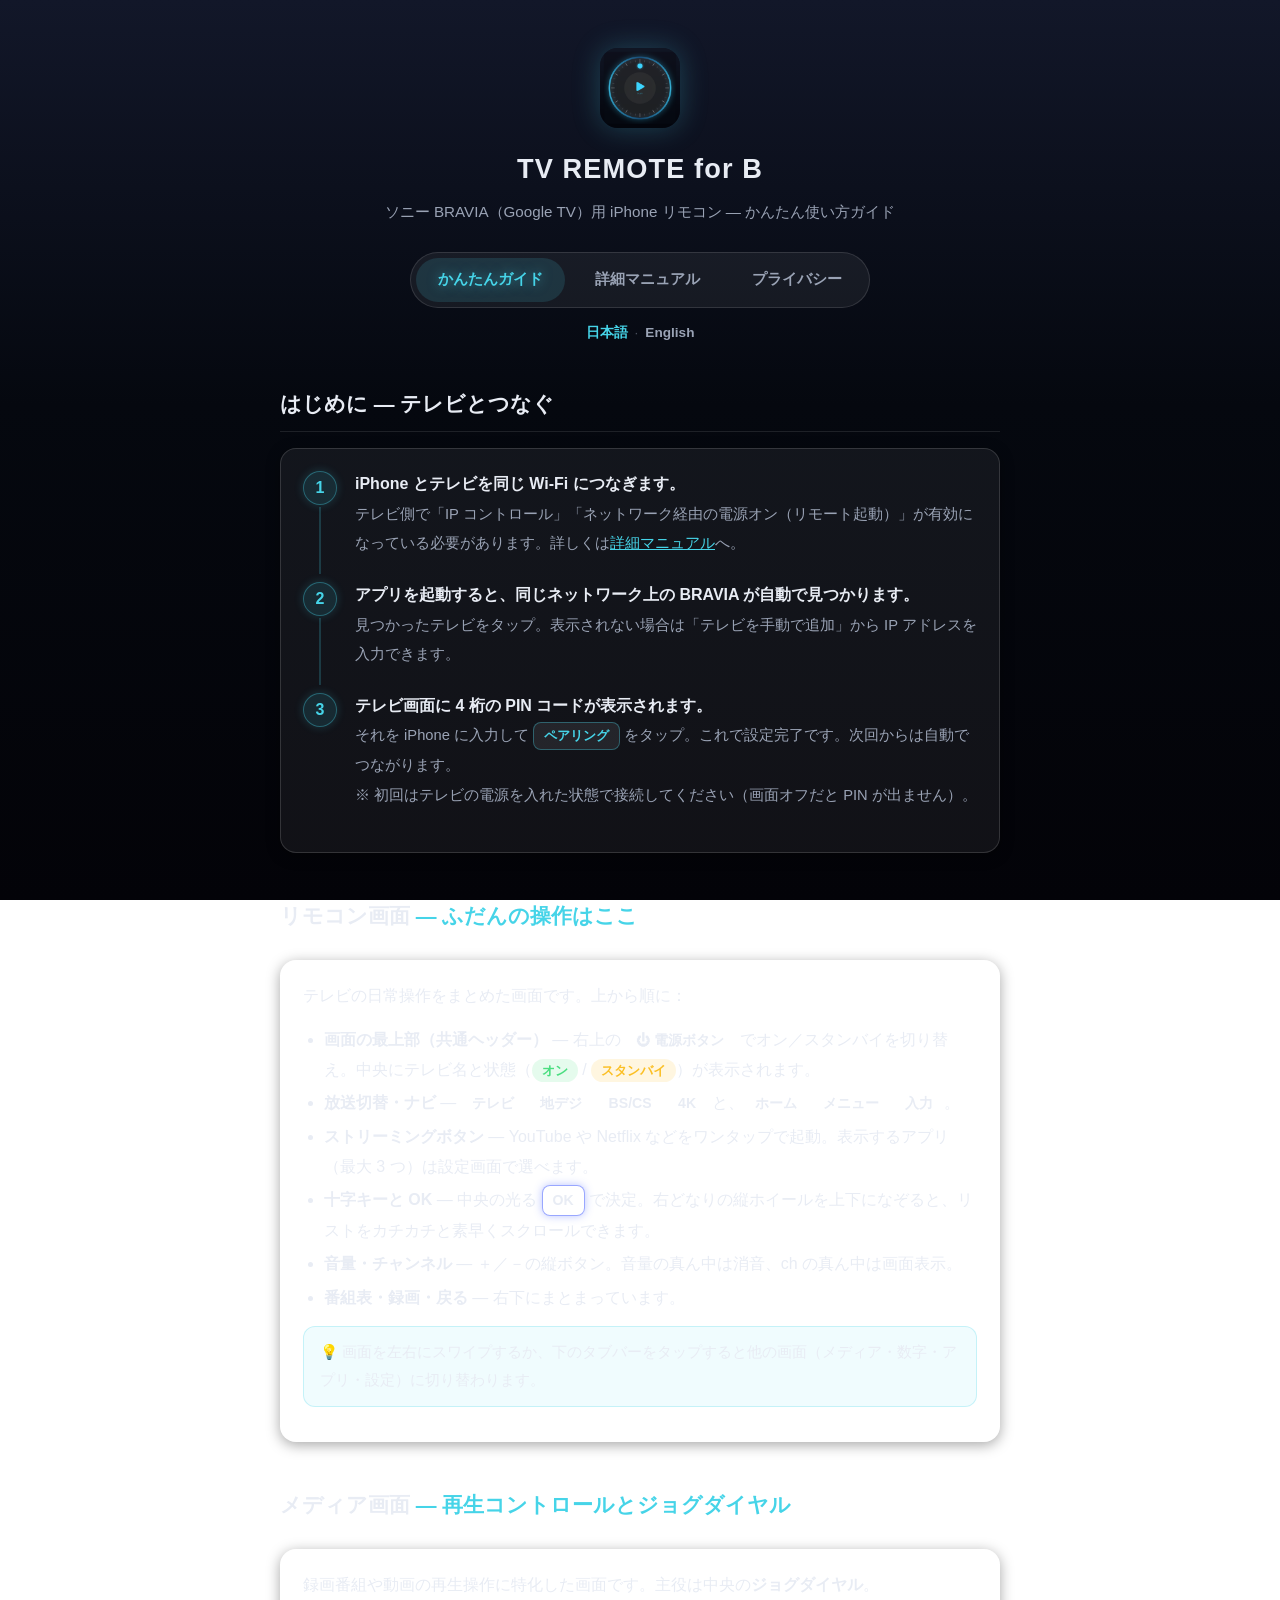
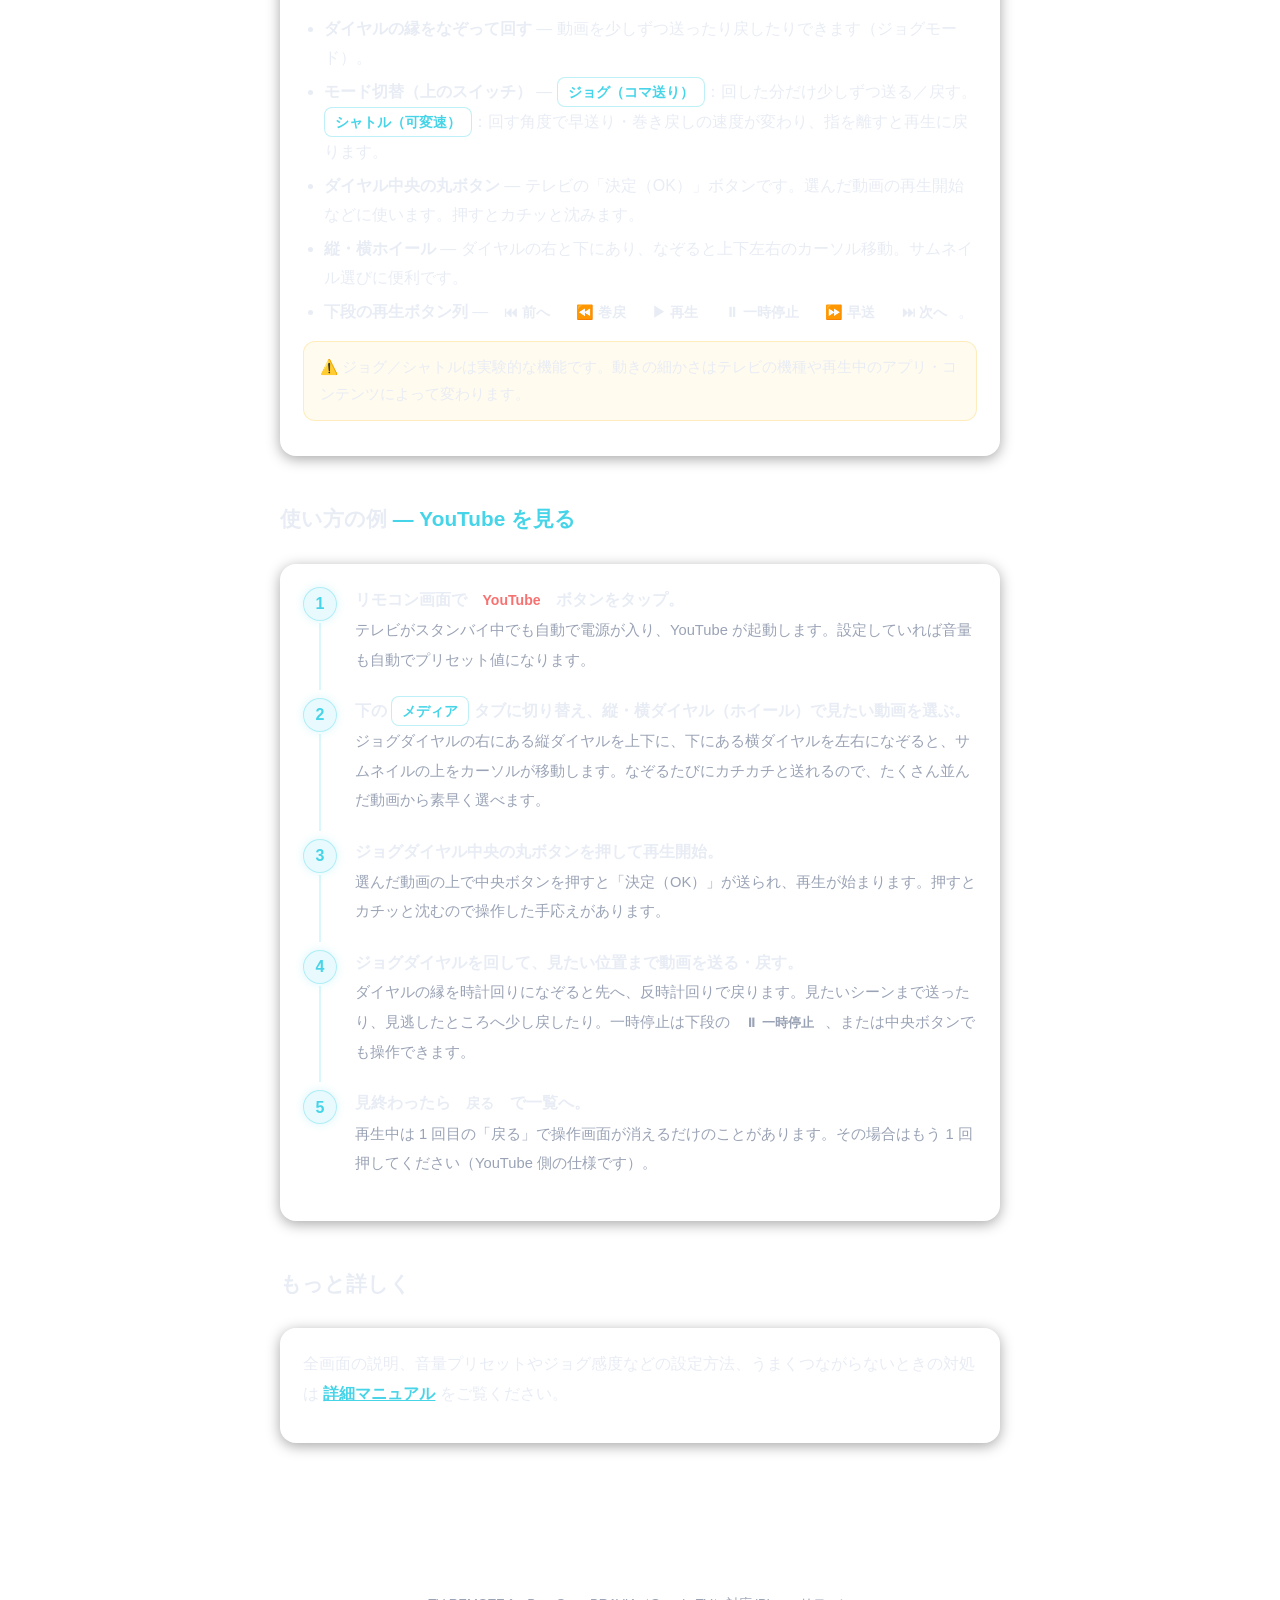
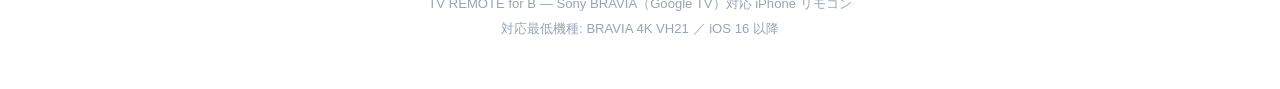
<file: index.html>
<!DOCTYPE html>
<html lang="ja">
<head>
<meta charset="UTF-8">
<meta name="viewport" content="width=device-width, initial-scale=1">
<title>TV REMOTE for B — かんたん使い方ガイド</title>
<meta name="description" content="ソニー BRAVIA（Google TV）用 iPhone リモコンアプリ「TV REMOTE for B」のかんたん使い方ガイド">
<link rel="stylesheet" href="style.css">
<link rel="icon" type="image/png" href="app-icon.png">
<link rel="apple-touch-icon" href="app-icon.png">
</head>
<body>

<header class="site">
  <img class="app-icon" src="app-icon.png" alt="TV REMOTE for B アイコン" width="80" height="80">
  <h1>TV REMOTE for B</h1>
  <p class="tagline">ソニー BRAVIA（Google TV）用 iPhone リモコン — かんたん使い方ガイド</p>
  <nav class="tabs">
    <a href="index.html" class="active">かんたんガイド</a>
    <a href="details.html">詳細マニュアル</a>
    <a href="privacy.html">プライバシー</a>
  </nav>
  <div class="lang-switch">
    <a href="index.html" class="active">日本語</a><span>·</span><a href="en/index.html">English</a>
  </div>
</header>

<main>

<!-- ============================================================ -->
<section id="setup">
  <h2>はじめに — テレビとつなぐ</h2>
  <div class="card">
    <ol class="steps">
      <li><b>iPhone とテレビを同じ Wi-Fi につなぎます。</b><br>
        <span class="dim">テレビ側で「IP コントロール」「ネットワーク経由の電源オン（リモート起動）」が有効になっている必要があります。詳しくは<a href="details.html#setup">詳細マニュアル</a>へ。</span></li>
      <li><b>アプリを起動すると、同じネットワーク上の BRAVIA が自動で見つかります。</b><br>
        <span class="dim">見つかったテレビをタップ。表示されない場合は「テレビを手動で追加」から IP アドレスを入力できます。</span></li>
      <li><b>テレビ画面に 4 桁の PIN コードが表示されます。</b><br>
        <span class="dim">それを iPhone に入力して <span class="btn cyan">ペアリング</span> をタップ。これで設定完了です。次回からは自動でつながります。</span><br>
        <span class="dim">※ 初回はテレビの電源を入れた状態で接続してください（画面オフだと PIN が出ません）。</span></li>
    </ol>
  </div>
</section>

<!-- ============================================================ -->
<section id="remote">
  <h2>リモコン画面 <span class="em">— ふだんの操作はここ</span></h2>
  <div class="card">
    <p>テレビの日常操作をまとめた画面です。上から順に：</p>
    <ul>
      <li><b>画面の最上部（共通ヘッダー）</b> — 右上の <span class="btn">⏻ 電源ボタン</span> でオン／スタンバイを切り替え。中央にテレビ名と状態（<span class="badge on">オン</span> / <span class="badge standby">スタンバイ</span>）が表示されます。</li>
      <li><b>放送切替・ナビ</b> — <span class="btn">テレビ</span> <span class="btn">地デジ</span> <span class="btn">BS/CS</span> <span class="btn">4K</span> と、<span class="btn">ホーム</span> <span class="btn">メニュー</span> <span class="btn">入力</span>。</li>
      <li><b>ストリーミングボタン</b> — YouTube や Netflix などをワンタップで起動。表示するアプリ（最大 3 つ）は設定画面で選べます。</li>
      <li><b>十字キーと OK</b> — 中央の光る <span class="btn ok">OK</span> で決定。右どなりの縦ホイールを上下になぞると、リストをカチカチと素早くスクロールできます。</li>
      <li><b>音量・チャンネル</b> — ＋／－の縦ボタン。音量の真ん中は消音、ch の真ん中は画面表示。</li>
      <li><b>番組表・録画・戻る</b> — 右下にまとまっています。</li>
    </ul>
    <div class="tip">画面を左右にスワイプするか、下のタブバーをタップすると他の画面（メディア・数字・アプリ・設定）に切り替わります。</div>
  </div>
</section>

<!-- ============================================================ -->
<section id="media">
  <h2>メディア画面 <span class="em">— 再生コントロールとジョグダイヤル</span></h2>
  <div class="card">
    <p>録画番組や動画の再生操作に特化した画面です。主役は中央の<b>ジョグダイヤル</b>。</p>
    <ul>
      <li><b>ダイヤルの縁をなぞって回す</b> — 動画を少しずつ送ったり戻したりできます（ジョグモード）。</li>
      <li><b>モード切替（上のスイッチ）</b> —
        <span class="btn cyan">ジョグ（コマ送り）</span>：回した分だけ少しずつ送る／戻す。
        <span class="btn cyan">シャトル（可変速）</span>：回す角度で早送り・巻き戻しの速度が変わり、指を離すと再生に戻ります。</li>
      <li><b>ダイヤル中央の丸ボタン</b> — テレビの「決定（OK）」ボタンです。選んだ動画の再生開始などに使います。押すとカチッと沈みます。</li>
      <li><b>縦・横ホイール</b> — ダイヤルの右と下にあり、なぞると上下左右のカーソル移動。サムネイル選びに便利です。</li>
      <li><b>下段の再生ボタン列</b> — <span class="btn">⏮ 前へ</span> <span class="btn">⏪ 巻戻</span> <span class="btn">▶ 再生</span> <span class="btn">⏸ 一時停止</span> <span class="btn">⏩ 早送</span> <span class="btn">⏭ 次へ</span>。</li>
    </ul>
    <div class="note">ジョグ／シャトルは実験的な機能です。動きの細かさはテレビの機種や再生中のアプリ・コンテンツによって変わります。</div>
  </div>
</section>

<!-- ============================================================ -->
<section id="youtube">
  <h2>使い方の例 <span class="em">— YouTube を見る</span></h2>
  <div class="card">
    <ol class="steps">
      <li><b>リモコン画面で <span class="btn red">YouTube</span> ボタンをタップ。</b><br>
        <span class="dim">テレビがスタンバイ中でも自動で電源が入り、YouTube が起動します。設定していれば音量も自動でプリセット値になります。</span></li>
      <li><b>下の <span class="btn cyan">メディア</span> タブに切り替え、縦・横ダイヤル（ホイール）で見たい動画を選ぶ。</b><br>
        <span class="dim">ジョグダイヤルの右にある縦ダイヤルを上下に、下にある横ダイヤルを左右になぞると、サムネイルの上をカーソルが移動します。なぞるたびにカチカチと送れるので、たくさん並んだ動画から素早く選べます。</span></li>
      <li><b>ジョグダイヤル中央の丸ボタンを押して再生開始。</b><br>
        <span class="dim">選んだ動画の上で中央ボタンを押すと「決定（OK）」が送られ、再生が始まります。押すとカチッと沈むので操作した手応えがあります。</span></li>
      <li><b>ジョグダイヤルを回して、見たい位置まで動画を送る・戻す。</b><br>
        <span class="dim">ダイヤルの縁を時計回りになぞると先へ、反時計回りで戻ります。見たいシーンまで送ったり、見逃したところへ少し戻したり。一時停止は下段の <span class="btn">⏸ 一時停止</span>、または中央ボタンでも操作できます。</span></li>
      <li><b>見終わったら <span class="btn">戻る</span> で一覧へ。</b><br>
        <span class="dim">再生中は 1 回目の「戻る」で操作画面が消えるだけのことがあります。その場合はもう 1 回押してください（YouTube 側の仕様です）。</span></li>
    </ol>
  </div>
</section>

<!-- ============================================================ -->
<section id="more">
  <h2>もっと詳しく</h2>
  <div class="card">
    <p>全画面の説明、音量プリセットやジョグ感度などの設定方法、うまくつながらないときの対処は
    <a href="details.html"><b>詳細マニュアル</b></a> をご覧ください。</p>
  </div>
</section>

</main>

<footer>
  TV REMOTE for B — Sony BRAVIA（Google TV）対応 iPhone リモコン<br>
  対応最低機種: BRAVIA 4K VH21 ／ iOS 16 以降
</footer>

</body>
</html>
</file>
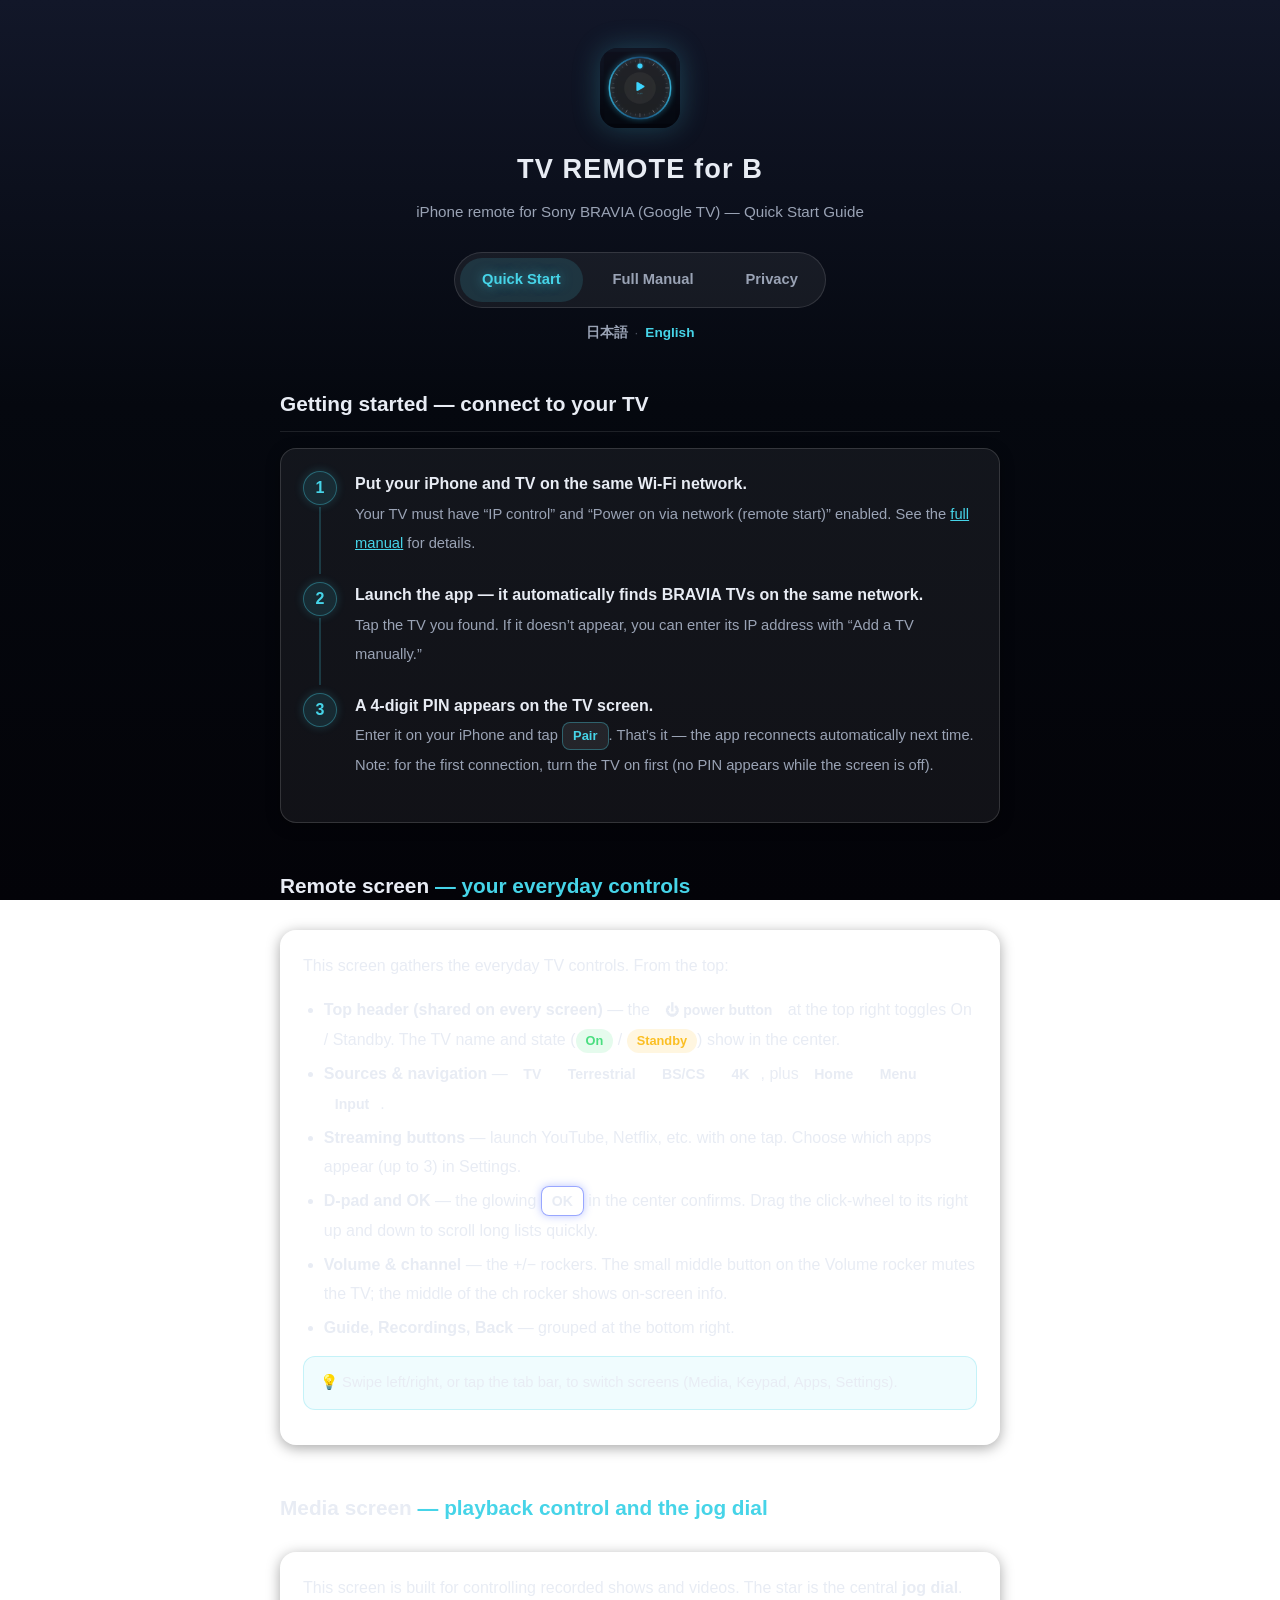
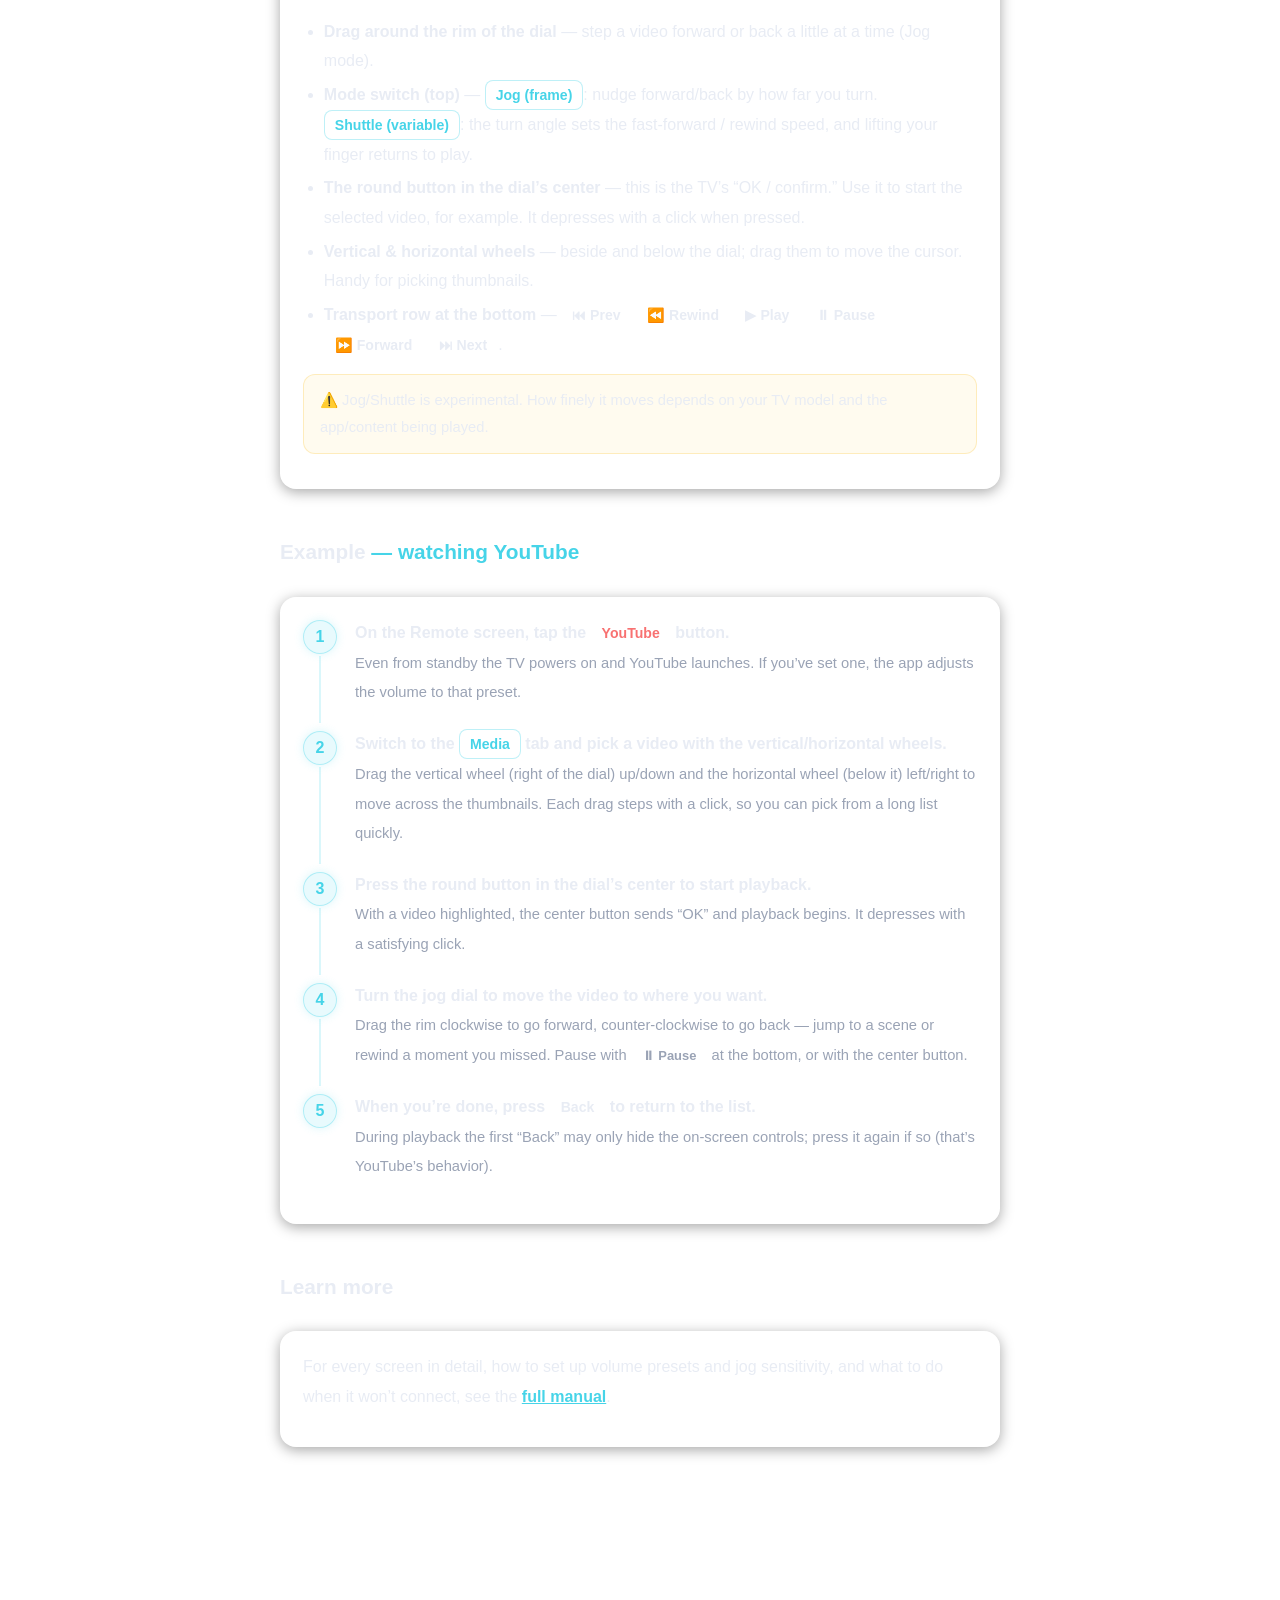
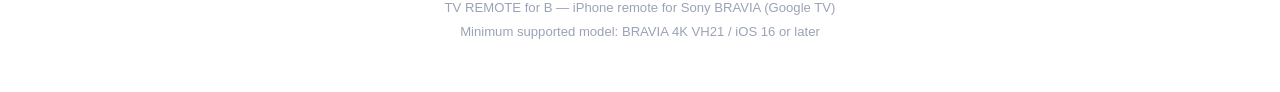
<file: en/index.html>
<!DOCTYPE html>
<html lang="en">
<head>
<meta charset="UTF-8">
<meta name="viewport" content="width=device-width, initial-scale=1">
<title>TV REMOTE for B — Quick Start Guide</title>
<meta name="description" content="Quick start guide for TV REMOTE for B, an iPhone remote for Sony BRAVIA (Google TV) televisions.">
<link rel="stylesheet" href="../style.css">
<link rel="icon" type="image/png" href="../app-icon.png">
<link rel="apple-touch-icon" href="../app-icon.png">
</head>
<body>

<header class="site">
  <img class="app-icon" src="../app-icon.png" alt="TV REMOTE for B icon" width="80" height="80">
  <h1>TV REMOTE for B</h1>
  <p class="tagline">iPhone remote for Sony BRAVIA (Google TV) — Quick Start Guide</p>
  <nav class="tabs">
    <a href="index.html" class="active">Quick Start</a>
    <a href="details.html">Full Manual</a>
    <a href="privacy.html">Privacy</a>
  </nav>
  <div class="lang-switch">
    <a href="../index.html">日本語</a><span>·</span><a href="index.html" class="active">English</a>
  </div>
</header>

<main>

<!-- ============================================================ -->
<section id="setup">
  <h2>Getting started — connect to your TV</h2>
  <div class="card">
    <ol class="steps">
      <li><b>Put your iPhone and TV on the same Wi-Fi network.</b><br>
        <span class="dim">Your TV must have “IP control” and “Power on via network (remote start)” enabled. See the <a href="details.html#setup">full manual</a> for details.</span></li>
      <li><b>Launch the app — it automatically finds BRAVIA TVs on the same network.</b><br>
        <span class="dim">Tap the TV you found. If it doesn’t appear, you can enter its IP address with “Add a TV manually.”</span></li>
      <li><b>A 4-digit PIN appears on the TV screen.</b><br>
        <span class="dim">Enter it on your iPhone and tap <span class="btn cyan">Pair</span>. That’s it — the app reconnects automatically next time.</span><br>
        <span class="dim">Note: for the first connection, turn the TV on first (no PIN appears while the screen is off).</span></li>
    </ol>
  </div>
</section>

<!-- ============================================================ -->
<section id="remote">
  <h2>Remote screen <span class="em">— your everyday controls</span></h2>
  <div class="card">
    <p>This screen gathers the everyday TV controls. From the top:</p>
    <ul>
      <li><b>Top header (shared on every screen)</b> — the <span class="btn">⏻ power button</span> at the top right toggles On / Standby. The TV name and state (<span class="badge on">On</span> / <span class="badge standby">Standby</span>) show in the center.</li>
      <li><b>Sources &amp; navigation</b> — <span class="btn">TV</span> <span class="btn">Terrestrial</span> <span class="btn">BS/CS</span> <span class="btn">4K</span>, plus <span class="btn">Home</span> <span class="btn">Menu</span> <span class="btn">Input</span>.</li>
      <li><b>Streaming buttons</b> — launch YouTube, Netflix, etc. with one tap. Choose which apps appear (up to 3) in Settings.</li>
      <li><b>D-pad and OK</b> — the glowing <span class="btn ok">OK</span> in the center confirms. Drag the click-wheel to its right up and down to scroll long lists quickly.</li>
      <li><b>Volume &amp; channel</b> — the +/− rockers. The small middle button on the Volume rocker mutes the TV; the middle of the ch rocker shows on-screen info.</li>
      <li><b>Guide, Recordings, Back</b> — grouped at the bottom right.</li>
    </ul>
    <div class="tip">Swipe left/right, or tap the tab bar, to switch screens (Media, Keypad, Apps, Settings).</div>
  </div>
</section>

<!-- ============================================================ -->
<section id="media">
  <h2>Media screen <span class="em">— playback control and the jog dial</span></h2>
  <div class="card">
    <p>This screen is built for controlling recorded shows and videos. The star is the central <b>jog dial</b>.</p>
    <ul>
      <li><b>Drag around the rim of the dial</b> — step a video forward or back a little at a time (Jog mode).</li>
      <li><b>Mode switch (top)</b> —
        <span class="btn cyan">Jog (frame)</span>: nudge forward/back by how far you turn.
        <span class="btn cyan">Shuttle (variable)</span>: the turn angle sets the fast-forward / rewind speed, and lifting your finger returns to play.</li>
      <li><b>The round button in the dial’s center</b> — this is the TV’s “OK / confirm.” Use it to start the selected video, for example. It depresses with a click when pressed.</li>
      <li><b>Vertical &amp; horizontal wheels</b> — beside and below the dial; drag them to move the cursor. Handy for picking thumbnails.</li>
      <li><b>Transport row at the bottom</b> — <span class="btn">⏮ Prev</span> <span class="btn">⏪ Rewind</span> <span class="btn">▶ Play</span> <span class="btn">⏸ Pause</span> <span class="btn">⏩ Forward</span> <span class="btn">⏭ Next</span>.</li>
    </ul>
    <div class="note">Jog/Shuttle is experimental. How finely it moves depends on your TV model and the app/content being played.</div>
  </div>
</section>

<!-- ============================================================ -->
<section id="youtube">
  <h2>Example <span class="em">— watching YouTube</span></h2>
  <div class="card">
    <ol class="steps">
      <li><b>On the Remote screen, tap the <span class="btn red">YouTube</span> button.</b><br>
        <span class="dim">Even from standby the TV powers on and YouTube launches. If you’ve set one, the app adjusts the volume to that preset.</span></li>
      <li><b>Switch to the <span class="btn cyan">Media</span> tab and pick a video with the vertical/horizontal wheels.</b><br>
        <span class="dim">Drag the vertical wheel (right of the dial) up/down and the horizontal wheel (below it) left/right to move across the thumbnails. Each drag steps with a click, so you can pick from a long list quickly.</span></li>
      <li><b>Press the round button in the dial’s center to start playback.</b><br>
        <span class="dim">With a video highlighted, the center button sends “OK” and playback begins. It depresses with a satisfying click.</span></li>
      <li><b>Turn the jog dial to move the video to where you want.</b><br>
        <span class="dim">Drag the rim clockwise to go forward, counter-clockwise to go back — jump to a scene or rewind a moment you missed. Pause with <span class="btn">⏸ Pause</span> at the bottom, or with the center button.</span></li>
      <li><b>When you’re done, press <span class="btn">Back</span> to return to the list.</b><br>
        <span class="dim">During playback the first “Back” may only hide the on-screen controls; press it again if so (that’s YouTube’s behavior).</span></li>
    </ol>
  </div>
</section>

<!-- ============================================================ -->
<section id="more">
  <h2>Learn more</h2>
  <div class="card">
    <p>For every screen in detail, how to set up volume presets and jog sensitivity, and what to do when it won’t connect, see the
    <a href="details.html"><b>full manual</b></a>.</p>
  </div>
</section>

</main>

<footer>
  TV REMOTE for B — iPhone remote for Sony BRAVIA (Google TV)<br>
  Minimum supported model: BRAVIA 4K VH21 / iOS 16 or later
</footer>

</body>
</html>
</file>
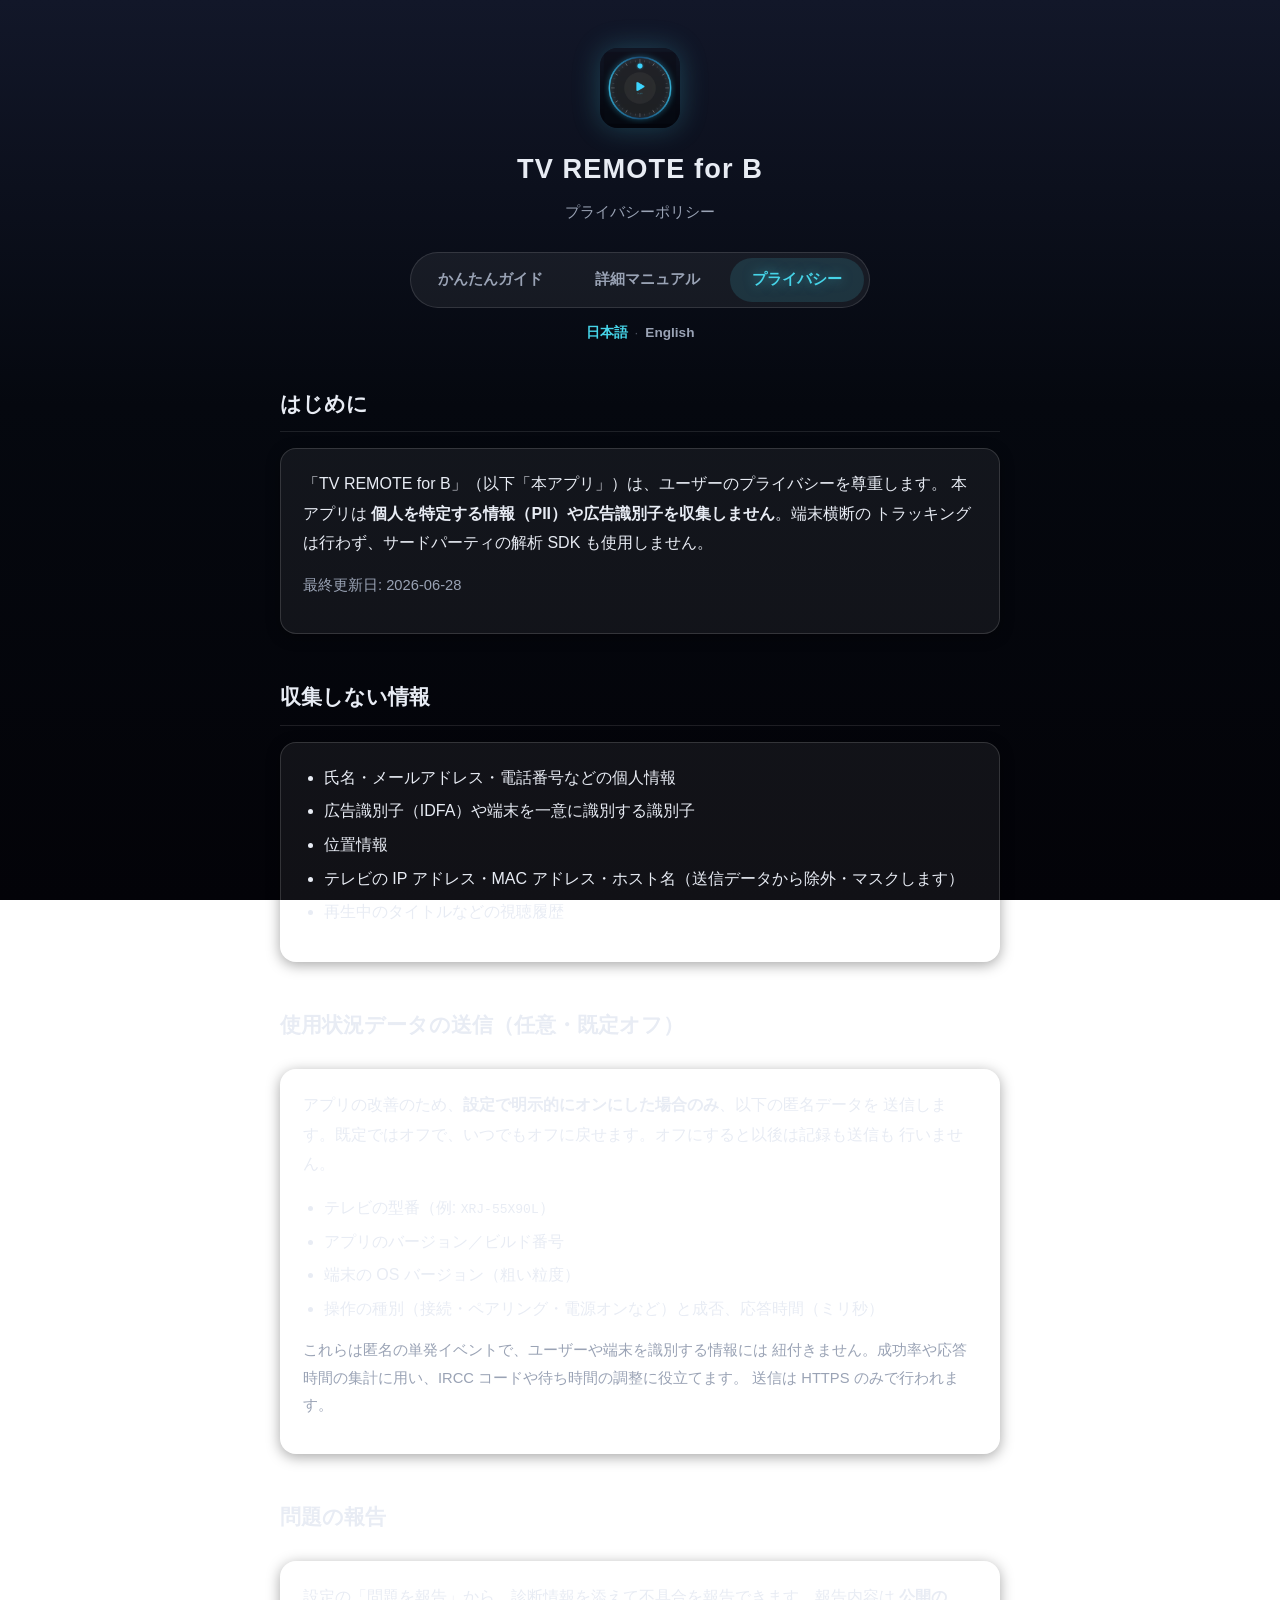
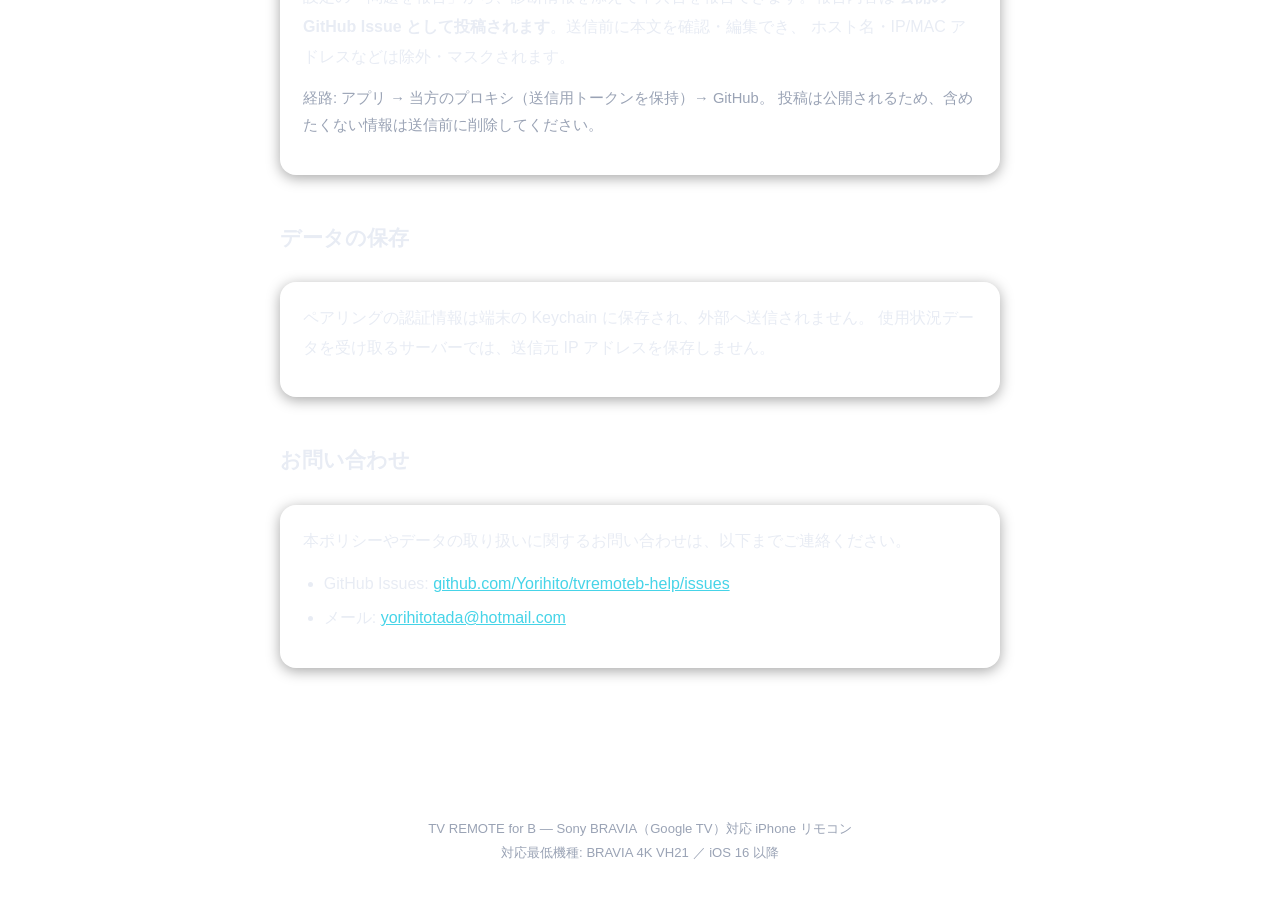
<file: privacy.html>
<!DOCTYPE html>
<html lang="ja">
<head>
<meta charset="UTF-8">
<meta name="viewport" content="width=device-width, initial-scale=1">
<title>TV REMOTE for B — プライバシーポリシー</title>
<meta name="description" content="iPhone リモコンアプリ「TV REMOTE for B」のプライバシーポリシー。収集する情報、利用目的、オプトインの使用状況送信と問題報告について。">
<link rel="stylesheet" href="style.css">
<link rel="icon" type="image/png" href="app-icon.png">
<link rel="apple-touch-icon" href="app-icon.png">
</head>
<body>

<header class="site">
  <img class="app-icon" src="app-icon.png" alt="TV REMOTE for B アイコン" width="80" height="80">
  <h1>TV REMOTE for B</h1>
  <p class="tagline">プライバシーポリシー</p>
  <nav class="tabs">
    <a href="index.html">かんたんガイド</a>
    <a href="details.html">詳細マニュアル</a>
    <a href="privacy.html" class="active">プライバシー</a>
  </nav>
  <div class="lang-switch">
    <a href="privacy.html" class="active">日本語</a><span>·</span><a href="en/privacy.html">English</a>
  </div>
</header>

<main>

<section>
  <h2>はじめに</h2>
  <div class="card">
    <p>「TV REMOTE for B」（以下「本アプリ」）は、ユーザーのプライバシーを尊重します。
    本アプリは <b>個人を特定する情報（PII）や広告識別子を収集しません</b>。端末横断の
    トラッキングは行わず、サードパーティの解析 SDK も使用しません。</p>
    <p class="dim">最終更新日: 2026-06-28</p>
  </div>
</section>

<section>
  <h2>収集しない情報</h2>
  <div class="card">
    <ul>
      <li>氏名・メールアドレス・電話番号などの個人情報</li>
      <li>広告識別子（IDFA）や端末を一意に識別する識別子</li>
      <li>位置情報</li>
      <li>テレビの IP アドレス・MAC アドレス・ホスト名（送信データから除外・マスクします）</li>
      <li>再生中のタイトルなどの視聴履歴</li>
    </ul>
  </div>
</section>

<section>
  <h2>使用状況データの送信（任意・既定オフ）</h2>
  <div class="card">
    <p>アプリの改善のため、<b>設定で明示的にオンにした場合のみ</b>、以下の匿名データを
    送信します。既定ではオフで、いつでもオフに戻せます。オフにすると以後は記録も送信も
    行いません。</p>
    <ul>
      <li>テレビの型番（例: <code>XRJ-55X90L</code>）</li>
      <li>アプリのバージョン／ビルド番号</li>
      <li>端末の OS バージョン（粗い粒度）</li>
      <li>操作の種別（接続・ペアリング・電源オンなど）と成否、応答時間（ミリ秒）</li>
    </ul>
    <p class="dim">これらは匿名の単発イベントで、ユーザーや端末を識別する情報には
    紐付きません。成功率や応答時間の集計に用い、IRCC コードや待ち時間の調整に役立てます。
    送信は HTTPS のみで行われます。</p>
  </div>
</section>

<section>
  <h2>問題の報告</h2>
  <div class="card">
    <p>設定の「問題を報告」から、診断情報を添えて不具合を報告できます。報告内容は
    <b>公開の GitHub Issue として投稿されます</b>。送信前に本文を確認・編集でき、
    ホスト名・IP/MAC アドレスなどは除外・マスクされます。</p>
    <p class="dim">経路: アプリ → 当方のプロキシ（送信用トークンを保持）→ GitHub。
    投稿は公開されるため、含めたくない情報は送信前に削除してください。</p>
  </div>
</section>

<section>
  <h2>データの保存</h2>
  <div class="card">
    <p>ペアリングの認証情報は端末の Keychain に保存され、外部へ送信されません。
    使用状況データを受け取るサーバーでは、送信元 IP アドレスを保存しません。</p>
  </div>
</section>

<section>
  <h2>お問い合わせ</h2>
  <div class="card">
    <p>本ポリシーやデータの取り扱いに関するお問い合わせは、以下までご連絡ください。</p>
    <ul>
      <li>GitHub Issues: <a href="https://github.com/Yorihito/tvremoteb-help/issues">github.com/Yorihito/tvremoteb-help/issues</a></li>
      <li>メール: <a href="mailto:yorihitotada@hotmail.com">yorihitotada@hotmail.com</a></li>
    </ul>
  </div>
</section>

</main>

<footer>
  TV REMOTE for B — Sony BRAVIA（Google TV）対応 iPhone リモコン<br>
  対応最低機種: BRAVIA 4K VH21 ／ iOS 16 以降
</footer>

</body>
</html>
</file>
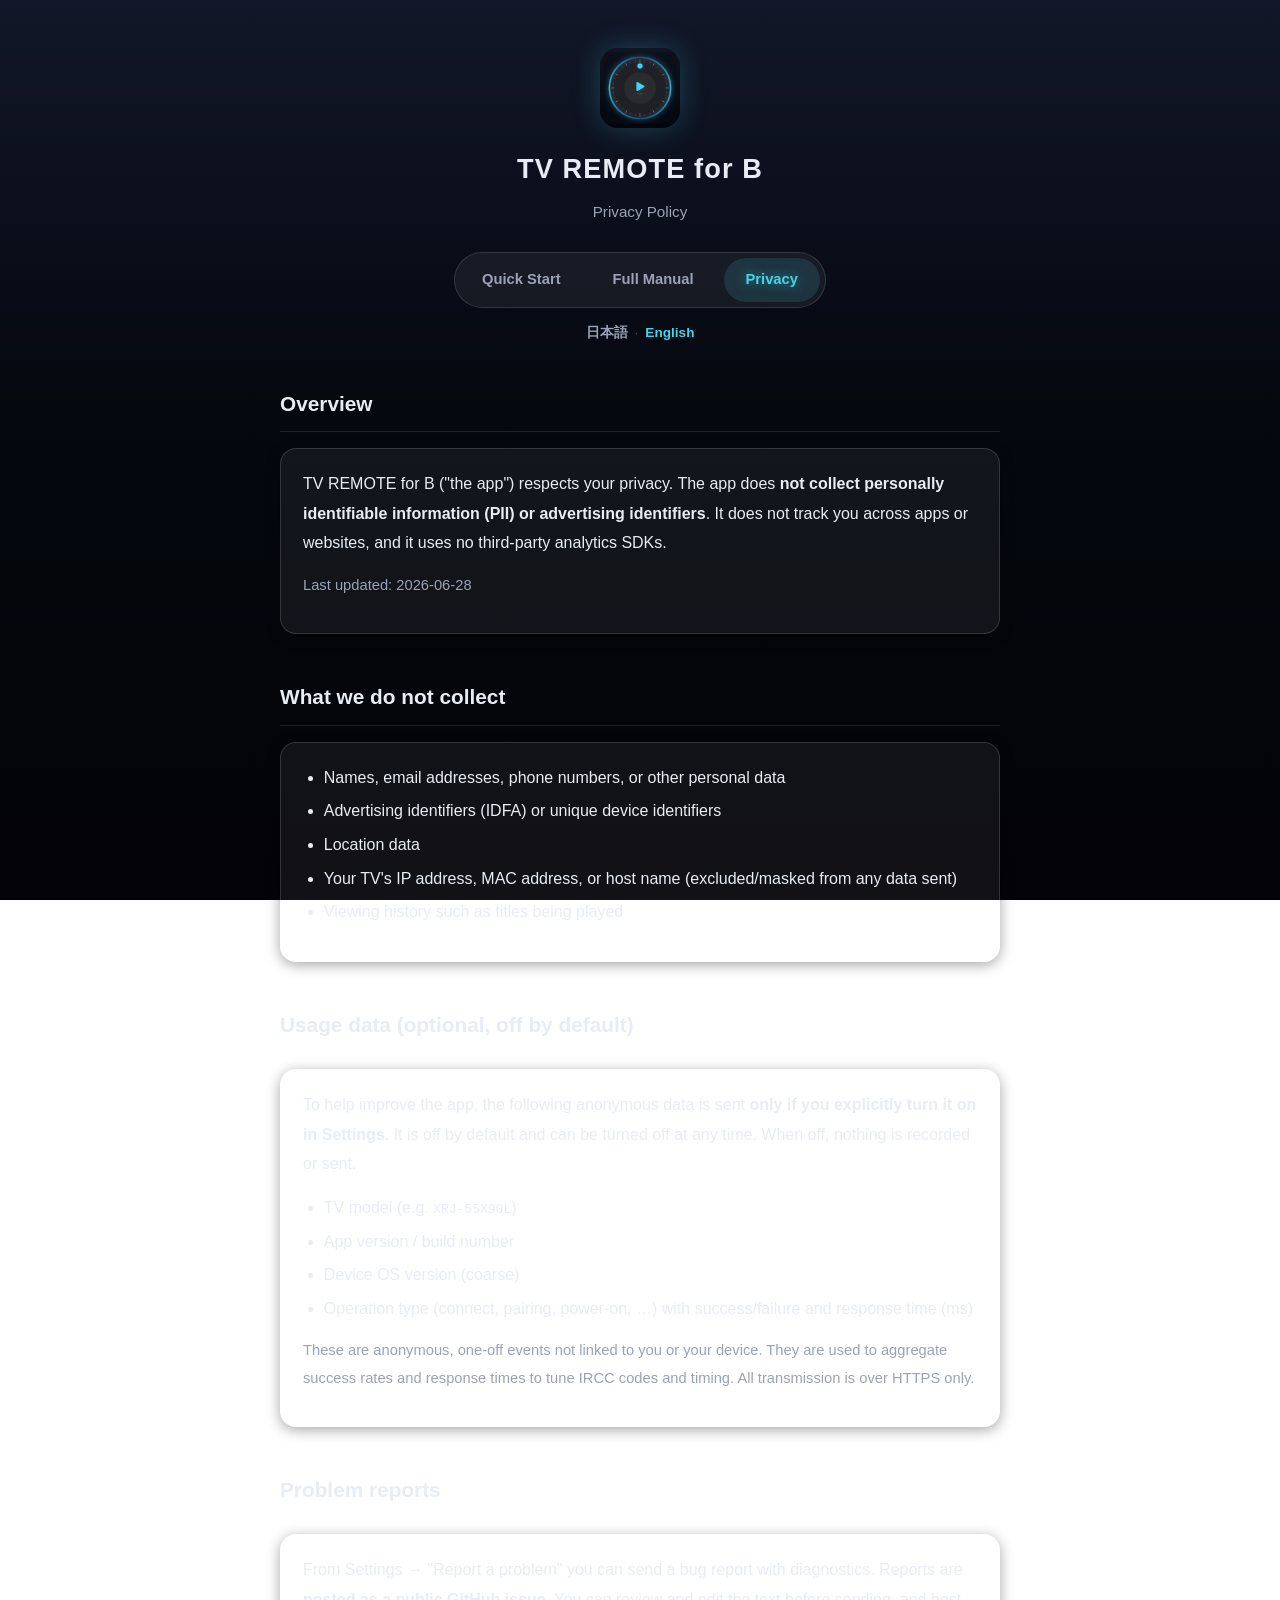
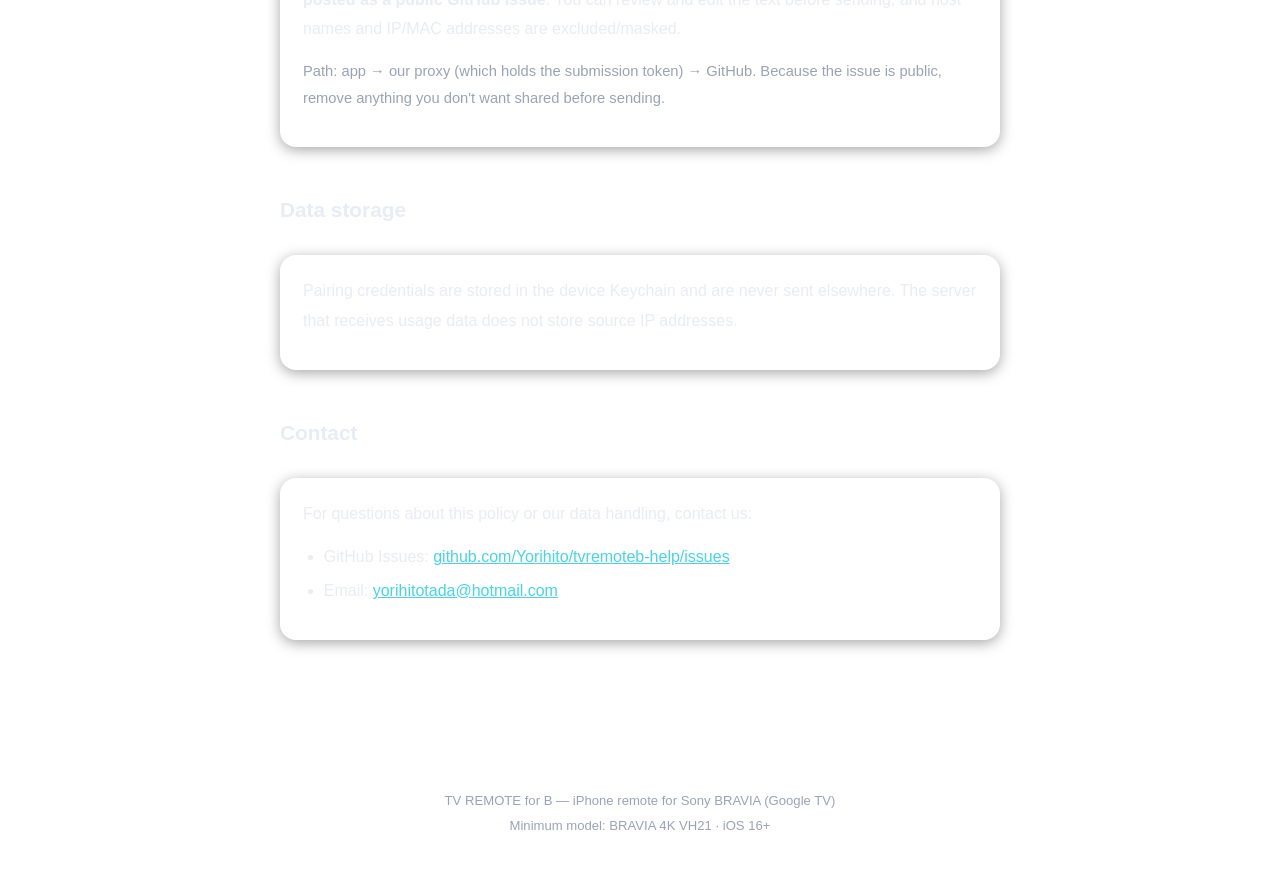
<file: en/privacy.html>
<!DOCTYPE html>
<html lang="en">
<head>
<meta charset="UTF-8">
<meta name="viewport" content="width=device-width, initial-scale=1">
<title>TV REMOTE for B — Privacy Policy</title>
<meta name="description" content="Privacy policy for TV REMOTE for B, an iPhone remote for Sony BRAVIA (Google TV): what is collected, why, and the opt-in usage data and problem reports.">
<link rel="stylesheet" href="../style.css">
<link rel="icon" type="image/png" href="../app-icon.png">
<link rel="apple-touch-icon" href="../app-icon.png">
</head>
<body>

<header class="site">
  <img class="app-icon" src="../app-icon.png" alt="TV REMOTE for B icon" width="80" height="80">
  <h1>TV REMOTE for B</h1>
  <p class="tagline">Privacy Policy</p>
  <nav class="tabs">
    <a href="index.html">Quick Start</a>
    <a href="details.html">Full Manual</a>
    <a href="privacy.html" class="active">Privacy</a>
  </nav>
  <div class="lang-switch">
    <a href="../privacy.html">日本語</a><span>·</span><a href="privacy.html" class="active">English</a>
  </div>
</header>

<main>

<section>
  <h2>Overview</h2>
  <div class="card">
    <p>TV REMOTE for B ("the app") respects your privacy. The app does
    <b>not collect personally identifiable information (PII) or advertising
    identifiers</b>. It does not track you across apps or websites, and it uses
    no third-party analytics SDKs.</p>
    <p class="dim">Last updated: 2026-06-28</p>
  </div>
</section>

<section>
  <h2>What we do not collect</h2>
  <div class="card">
    <ul>
      <li>Names, email addresses, phone numbers, or other personal data</li>
      <li>Advertising identifiers (IDFA) or unique device identifiers</li>
      <li>Location data</li>
      <li>Your TV's IP address, MAC address, or host name (excluded/masked from any data sent)</li>
      <li>Viewing history such as titles being played</li>
    </ul>
  </div>
</section>

<section>
  <h2>Usage data (optional, off by default)</h2>
  <div class="card">
    <p>To help improve the app, the following anonymous data is sent
    <b>only if you explicitly turn it on in Settings</b>. It is off by default
    and can be turned off at any time. When off, nothing is recorded or sent.</p>
    <ul>
      <li>TV model (e.g. <code>XRJ-55X90L</code>)</li>
      <li>App version / build number</li>
      <li>Device OS version (coarse)</li>
      <li>Operation type (connect, pairing, power-on, …) with success/failure and response time (ms)</li>
    </ul>
    <p class="dim">These are anonymous, one-off events not linked to you or your
    device. They are used to aggregate success rates and response times to tune
    IRCC codes and timing. All transmission is over HTTPS only.</p>
  </div>
</section>

<section>
  <h2>Problem reports</h2>
  <div class="card">
    <p>From Settings → "Report a problem" you can send a bug report with
    diagnostics. Reports are <b>posted as a public GitHub issue</b>. You can
    review and edit the text before sending, and host names and IP/MAC addresses
    are excluded/masked.</p>
    <p class="dim">Path: app → our proxy (which holds the submission token) →
    GitHub. Because the issue is public, remove anything you don't want shared
    before sending.</p>
  </div>
</section>

<section>
  <h2>Data storage</h2>
  <div class="card">
    <p>Pairing credentials are stored in the device Keychain and are never sent
    elsewhere. The server that receives usage data does not store source IP
    addresses.</p>
  </div>
</section>

<section>
  <h2>Contact</h2>
  <div class="card">
    <p>For questions about this policy or our data handling, contact us:</p>
    <ul>
      <li>GitHub Issues: <a href="https://github.com/Yorihito/tvremoteb-help/issues">github.com/Yorihito/tvremoteb-help/issues</a></li>
      <li>Email: <a href="mailto:yorihitotada@hotmail.com">yorihitotada@hotmail.com</a></li>
    </ul>
  </div>
</section>

</main>

<footer>
  TV REMOTE for B — iPhone remote for Sony BRAVIA (Google TV)<br>
  Minimum model: BRAVIA 4K VH21 · iOS 16+
</footer>

</body>
</html>
</file>
<file: style.css>
/* TV REMOTE for B — user manual styles
   Dark glassmorphism look matching the app (dark gradient + cyan glow). */

:root {
  --bg-top: #121729;
  --bg-mid: #05080f;
  --bg-bottom: #030308;
  --card: rgba(255, 255, 255, 0.06);
  --card-border: rgba(255, 255, 255, 0.14);
  --text: #e8ecf4;
  --text-dim: #9aa3b5;
  --cyan: #46d4e8;
  --cyan-dim: rgba(70, 212, 232, 0.35);
  --green: #4ade80;
  --orange: #fbbf24;
  --red: #f87171;
  --maxw: 760px;
}

* { box-sizing: border-box; }

html { scroll-behavior: smooth; }

body {
  margin: 0;
  font-family: -apple-system, BlinkMacSystemFont, "Hiragino Sans", "Hiragino Kaku Gothic ProN", "Yu Gothic", Meiryo, sans-serif;
  line-height: 1.85;
  color: var(--text);
  background: linear-gradient(180deg, var(--bg-top) 0%, var(--bg-mid) 45%, var(--bg-bottom) 100%) fixed;
  -webkit-font-smoothing: antialiased;
}

main {
  max-width: var(--maxw);
  margin: 0 auto;
  padding: 0 20px 80px;
}

/* ---- Header / nav ---- */

header.site {
  max-width: var(--maxw);
  margin: 0 auto;
  padding: 48px 20px 8px;
  text-align: center;
}

.app-icon {
  display: block;
  width: 80px; height: 80px;
  margin: 0 auto 16px;
  border-radius: 18px;
  object-fit: cover;
  box-shadow: 0 0 28px rgba(70, 212, 232, 0.25);
}

header.site h1 {
  margin: 0 0 4px;
  font-size: 1.7rem;
  letter-spacing: 0.04em;
}

header.site .tagline {
  color: var(--text-dim);
  font-size: 0.95rem;
  margin: 0;
}

nav.tabs {
  display: flex;
  justify-content: center;
  gap: 8px;
  margin: 26px auto 12px;
  padding: 5px;
  width: fit-content;
  border-radius: 999px;
  background: rgba(255, 255, 255, 0.06);
  border: 1px solid rgba(255, 255, 255, 0.12);
}

.lang-switch {
  margin: 0 auto 32px;
  text-align: center;
  font-size: 0.85rem;
}
.lang-switch a {
  color: var(--text-dim);
  text-decoration: none;
  font-weight: 600;
  padding: 0 7px;
}
.lang-switch a.active { color: var(--cyan); }
.lang-switch span { color: var(--text-dim); opacity: 0.45; }

nav.tabs a {
  padding: 8px 22px;
  border-radius: 999px;
  text-decoration: none;
  color: var(--text-dim);
  font-size: 0.92rem;
  font-weight: 600;
  transition: color 0.15s;
}

nav.tabs a:hover { color: var(--text); }

nav.tabs a.active {
  color: var(--cyan);
  background: rgba(70, 212, 232, 0.14);
  text-shadow: 0 0 12px rgba(70, 212, 232, 0.6);
}

/* ---- Sections / cards ---- */

section { margin-bottom: 44px; }

h2 {
  font-size: 1.3rem;
  margin: 0 0 16px;
  padding-bottom: 8px;
  border-bottom: 1px solid rgba(255, 255, 255, 0.1);
}

h2 .em { color: var(--cyan); }

h3 {
  font-size: 1.05rem;
  margin: 28px 0 10px;
  color: var(--cyan);
}

h4 {
  font-size: 0.98rem;
  margin: 22px 0 8px;
  color: var(--text);
}

p { margin: 0 0 14px; }

.card {
  background: var(--card);
  border: 1px solid var(--card-border);
  border-radius: 16px;
  padding: 20px 22px;
  margin-bottom: 18px;
  box-shadow: 0 3px 14px rgba(0, 0, 0, 0.35);
}

.card h3 { margin-top: 0; }

.dim { color: var(--text-dim); font-size: 0.92rem; }

/* ---- Step list ---- */

ol.steps {
  list-style: none;
  counter-reset: step;
  margin: 0; padding: 0;
}

ol.steps > li {
  counter-increment: step;
  position: relative;
  padding: 0 0 18px 52px;
}

ol.steps > li::before {
  content: counter(step);
  position: absolute;
  left: 0; top: 2px;
  width: 32px; height: 32px;
  border-radius: 50%;
  display: flex; align-items: center; justify-content: center;
  font-weight: 700;
  color: var(--cyan);
  background: rgba(70, 212, 232, 0.12);
  border: 1.5px solid var(--cyan-dim);
  box-shadow: 0 0 10px rgba(70, 212, 232, 0.2);
}

ol.steps > li:not(:last-child)::after {
  content: "";
  position: absolute;
  left: 16px; top: 38px; bottom: 2px;
  width: 1.5px;
  background: rgba(70, 212, 232, 0.2);
}

ol.steps b { color: var(--text); }

/* ---- Inline UI tokens ---- */

.btn {
  display: inline-block;
  padding: 1px 10px;
  border-radius: 8px;
  background: rgba(255, 255, 255, 0.08);
  border: 1px solid rgba(255, 255, 255, 0.2);
  font-size: 0.88em;
  font-weight: 600;
  white-space: nowrap;
}

.btn.ok {
  border-color: rgba(110, 130, 255, 0.7);
  box-shadow: 0 0 8px rgba(100, 125, 255, 0.45);
}

.btn.cyan { color: var(--cyan); border-color: var(--cyan-dim); }
.btn.red  { color: var(--red); }

.badge {
  display: inline-block;
  padding: 0 10px;
  border-radius: 999px;
  font-size: 0.8em;
  font-weight: 700;
}
.badge.on      { color: var(--green);  background: rgba(74, 222, 128, 0.14); }
.badge.standby { color: var(--orange); background: rgba(251, 191, 36, 0.14); }
.badge.off     { color: var(--text-dim); background: rgba(255, 255, 255, 0.08); }

/* ---- Tables ---- */

table {
  width: 100%;
  border-collapse: collapse;
  font-size: 0.93rem;
  margin: 8px 0 16px;
}

th, td {
  text-align: left;
  padding: 9px 12px;
  border-bottom: 1px solid rgba(255, 255, 255, 0.08);
  vertical-align: top;
}

th {
  color: var(--text-dim);
  font-weight: 600;
  font-size: 0.85rem;
  white-space: nowrap;
}

td:first-child { white-space: nowrap; font-weight: 600; }

/* ---- Notes ---- */

.note, .tip {
  border-radius: 12px;
  padding: 12px 16px;
  margin: 14px 0;
  font-size: 0.92rem;
}

.tip {
  background: rgba(70, 212, 232, 0.08);
  border: 1px solid rgba(70, 212, 232, 0.25);
}
.tip::before { content: "💡 "; }

.note {
  background: rgba(251, 191, 36, 0.07);
  border: 1px solid rgba(251, 191, 36, 0.25);
}
.note::before { content: "⚠️ "; }

/* ---- Misc ---- */

ul { padding-left: 1.3em; margin: 0 0 14px; }
li { margin-bottom: 4px; }

a { color: var(--cyan); }

footer {
  max-width: var(--maxw);
  margin: 0 auto;
  padding: 24px 20px 48px;
  text-align: center;
  color: var(--text-dim);
  font-size: 0.82rem;
  border-top: 1px solid rgba(255, 255, 255, 0.07);
}

/* TOC on the details page */
.toc {
  display: grid;
  grid-template-columns: repeat(auto-fit, minmax(180px, 1fr));
  gap: 8px;
  margin-bottom: 36px;
}
.toc a {
  display: flex;
  align-items: center;
  gap: 9px;
  padding: 10px 14px;
  border-radius: 12px;
  background: var(--card);
  border: 1px solid var(--card-border);
  color: var(--text);
  text-decoration: none;
  font-size: 0.9rem;
  font-weight: 600;
  transition: border-color 0.15s, box-shadow 0.15s;
}
.toc a:hover {
  border-color: var(--cyan-dim);
  box-shadow: 0 0 12px rgba(70, 212, 232, 0.18);
}

/* Line icons matching the app's SF Symbols (drawn in the #sprite svg). */
.ic-svg {
  width: 22px;
  height: 22px;
  flex: none;
  color: var(--cyan);
  fill: none;
  stroke: currentColor;
  stroke-width: 1.7;
  stroke-linecap: round;
  stroke-linejoin: round;
}
h2 .ic-svg.ic-h2 {
  vertical-align: -4px;
  margin-right: 9px;
}
.ic-svg.ic-inline {
  width: 17px;
  height: 17px;
  vertical-align: -3px;
}

/* ---- Code / macro blocks ---- */
pre.macro {
  background: rgba(0, 0, 0, 0.35);
  border: 1px solid var(--card-border);
  border-radius: 10px;
  padding: 14px 16px;
  margin: 12px 0;
  overflow-x: auto;
  font-family: ui-monospace, SFMono-Regular, Menlo, monospace;
  font-size: 0.82rem;
  line-height: 1.55;
  white-space: pre-wrap;
  word-break: break-word;
  color: var(--text-dim);
}
code.k {
  font-family: ui-monospace, SFMono-Regular, Menlo, monospace;
  font-size: 0.85em;
  background: var(--cyan-dim);
  color: var(--text);
  border-radius: 5px;
  padding: 1px 6px;
}

@media (max-width: 520px) {
  header.site { padding-top: 32px; }
  .card { padding: 16px; }
  th, td { padding: 8px 8px; }
}
</file>
